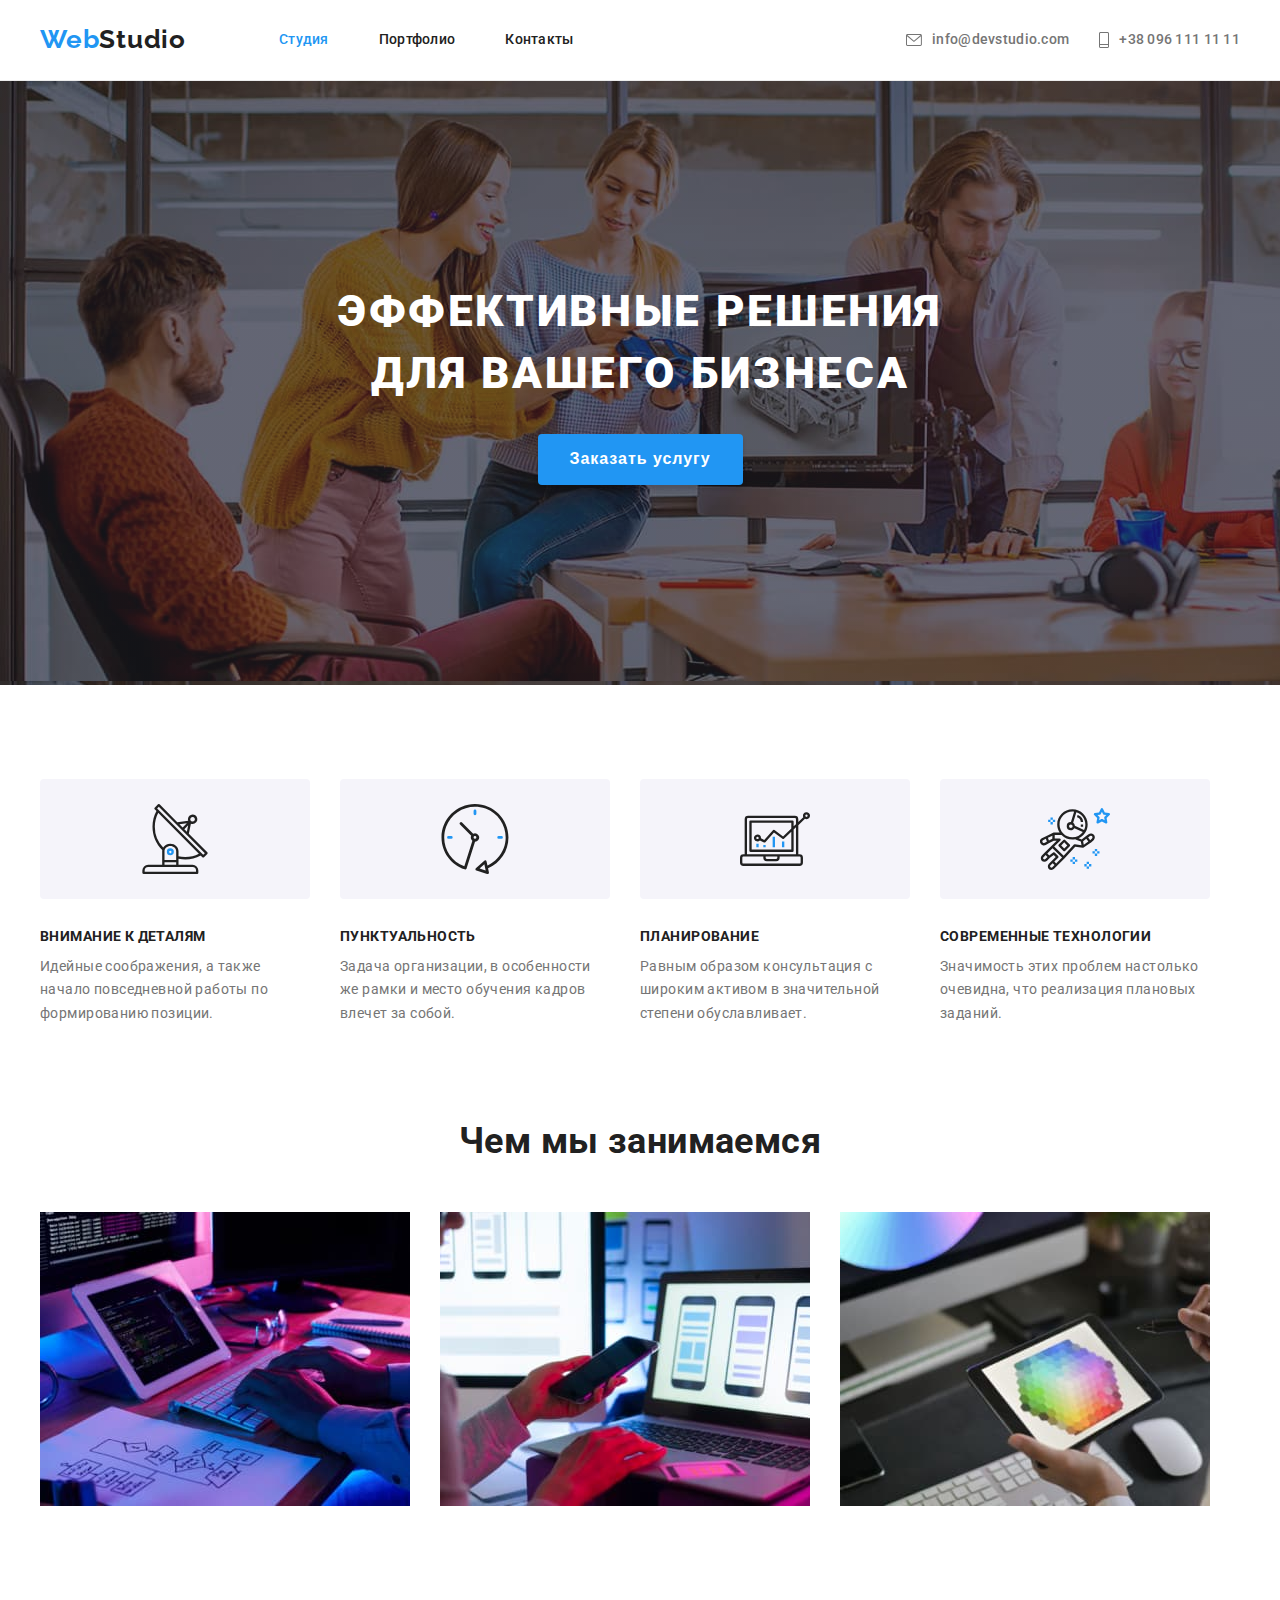
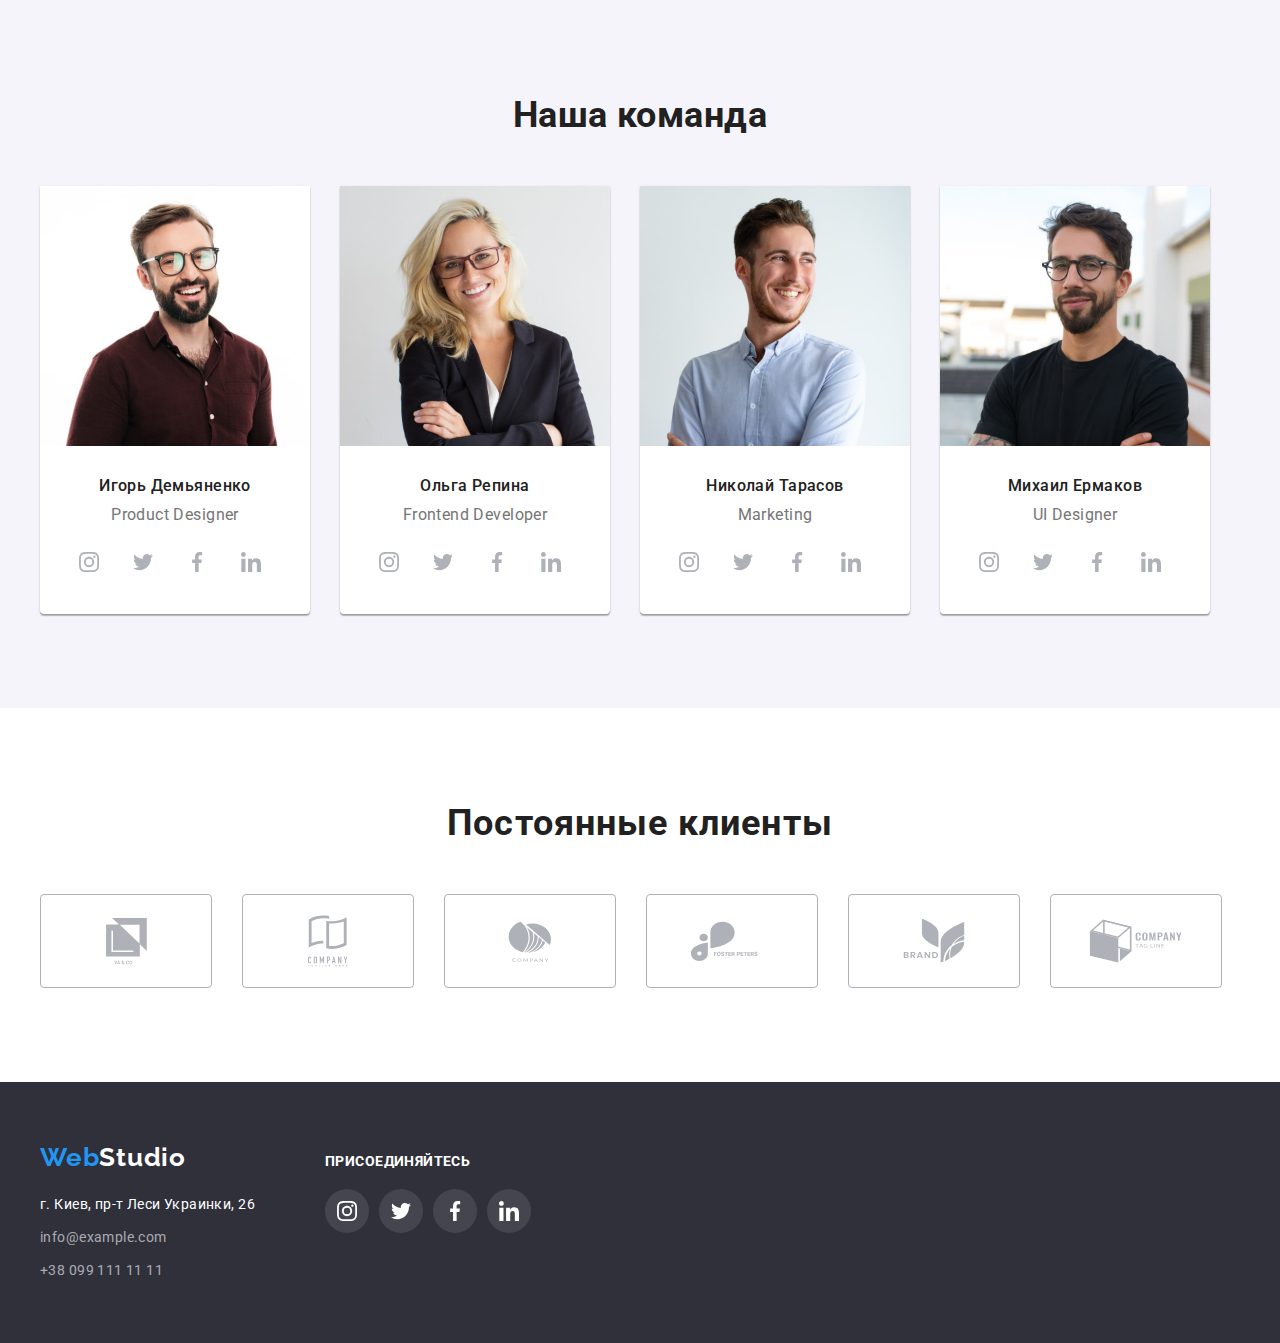
<file: index.html>
<!DOCTYPE html>
<html lang="ru">
<head>
    <meta charset="UTF-8">
    <meta http-equiv="X-UA-Compatible" content="IE=edge">
    <meta name="viewport" content="width=device-width, initial-scale=1.0">
    <title>Webstudio</title>
    <link rel="preconnect" href="https://fonts.googleapis.com">
    <link rel="preconnect" href="https://fonts.gstatic.com" crossorigin>
    <link href="https://fonts.googleapis.com/css2?family=Raleway:wght@700&family=Roboto:wght@400;500;700;900&display=swap"
        rel="stylesheet">
    <link rel="stylesheet" href="https://cdnjs.cloudflare.com/ajax/libs/modern-normalize/1.1.0/modern-normalize.min.css"
        integrity="sha512-wpPYUAdjBVSE4KJnH1VR1HeZfpl1ub8YT/NKx4PuQ5NmX2tKuGu6U/JRp5y+Y8XG2tV+wKQpNHVUX03MfMFn9Q=="
        crossorigin="anonymous" referrerpolicy="no-referrer" />
    <link rel="stylesheet" href="./css/styles.css">
</head>
<body>
    <!--header-->
<header>
<div class="container header">
    <nav class="nav">
        <a href="/" class="logo"><span class="web">Web</span>Studio</a>
        <ul class="nav-list">
            <li class="nav-list-item"><a href="./index.html" class="nav-list-link current">Студия</a></li>
            <li class="nav-list-item"><a href="./portfolio.html" class="nav-list-link">Портфолио</a></li>
            <li class="nav-list-item"><a href="" class="nav-list-link">Контакты</a></li>
        </ul>
    </nav>
    <ul class="auth-nav">
        <li class="auth-nav-item"><a href="mailto:info@devstudio.com" class="auth-nav-link mail">
            <svg class="envelope" width="16px" height="12px" >
                <use href="./images/icons.svg#icon-envelope"></use>
            </svg>
            info@devstudio.com</a>
        </li>
        <li class="auth-nav-item"><a href="tel:+380961111111" class="auth-nav-link">
            <svg class="tel" width="10px" height="16px">
                <use href="./images/icons.svg#icon-tel"></use>
            </svg>
            +38 096 111 11 11</a>
        </li>
    </ul>
</div>
</header>
<!--main-->
<main>
    <!--Герой-->
<section class="hero">
<div class="container">
    <h1 class="hero-title">Эффективные решения <br /> для вашего бизнеса</h1>
    <button type="button" class="button">Заказать услугу</button>
</div>
</section>
<!--Наши преимущества-->
<section class="advantages section">
    <div class="container">
        <h2 class="advantages-title visually-hidden">Наши преимущества</h2>
        <ul class="advantages-list">
            <li class="advantages-item antena">
                <div class="icon">
                 <svg>
                    <use href="./images/icons.svg#icon-antena"></use>
                 </svg>
                </div>
                <h3 class="advantages-item-title">Внимание к деталям</h3>
                <p class="advantages-text">Идейные соображения, а также начало повседневной работы по формированию позиции.</p>
            </li>
            <li class="advantages-item clock">
                <div class="icon">
                 <svg>
                    <use href="./images/icons.svg#icon-clock"></use>
                 </svg>
                </div>
                <h3 class="advantages-item-title">Пунктуальность</h3>
                <p class="advantages-text">Задача организации, в особенности же рамки и место обучения кадров влечет за собой.
                </p>
            </li>
            <li class="advantages-item diagram">
                <div class="icon">
                 <svg>
                    <use href="./images/icons.svg#icon-diagram"></use>
                 </svg>
                </div>
                <h3 class="advantages-item-title">Планирование</h3>
                <p class="advantages-text">Равным образом консультация с широким активом в значительной степени обуславливает.
                </p>
            </li>
            <li class="advantages-item astronaut">
                <div class="icon">
                 <svg>
                    <use href="./images/icons.svg#icon-astronaut"></use>
                 </svg>
                </div>
                <h3 class="advantages-item-title">Современные технологии</h3>
                <p class="advantages-text">Значимость этих проблем настолько очевидна, что реализация плановых заданий.</p>
            </li>
        </ul>
    </div>
</section>
<!--Чем мы занимаемся-->
<section class="work section">
   <div class="container">
        <h2 class="work-title">Чем мы занимаемся</h2>
        <ul class="work-list">
            <li class="work-list-item">
                <img src="./images/photocomp.jpg" width="370" height="294" alt="Компютер">
            </li>
            <li class="work-list-item">
                <img src="./images/photophone.jpg" width="370" height="294" alt="Мобильный">
            </li>
            <li class="work-list-item">
                <img src="./images/phototab.jpg" width="370" height="294" alt="Планшет">
            </li>
        </ul>
   </div>
</section>
<!--Наша команда-->
<section class="teem section">
    <div class="container">
        <h2 class="teem-title">Наша команда</h2>
        <ul class="teem-list">
            <li class="teem-item">
                <img src="./images/photoigor.jpg" width="270" height="260" alt="Фото Игорь Демьяненко">
                <div class="teem-thumb">
                     <h3 class="name">Игорь Демьяненко</h3>
                     <p class="position">Product Designer</p>
                     <ul class="soc-sites">
                    <li class="soc-sites-item">
                        <a href="" class="soc-link">
                         <svg class="instagram">
                            <use href="./images/icons.svg#icon-instagram"></use>
                         </svg>
                        </a>
                    </li>
                    <li class="soc-sites-item">
                        <a href="" class="soc-link">
                         <svg class="twitter">
                            <use href="./images/icons.svg#icon-twitter"></use>
                         </svg>
                        </a>
                    </li>
                    <li class="soc-sites-item">
                        <a href="" class="soc-link">
                         <svg class="facebook">
                            <use href="./images/icons.svg#icon-facebook"></use>
                         </svg>
                        </a>
                    </li>
                    <li class="soc-sites-item">
                       <a href="" class="soc-link">
                         <svg class="linkedin">
                            <use href="./images/icons.svg#icon-linkedin"></use>
                         </svg>
                       </a>
                    </li>
                </ul>
                </div>
            </li>
            <li class="teem-item">
                <img src="./images/photoolga.jpg" width="270" height="260" alt="Фото Ольга Репина">
                <div class="teem-thumb">
                     <h3 class="name">Ольга Репина</h3>
                     <p class="position">Frontend Developer</p>
                     <ul class="soc-sites">
                    <li class="soc-sites-item">
                        <a href="" class="soc-link">
                         <svg class="instagram">
                            <use href="./images/icons.svg#icon-instagram"></use>
                         </svg>
                        </a>
                    </li>
                    <li class="soc-sites-item">
                        <a href="" class="soc-link">
                         <svg class="twitter">
                            <use href="./images/icons.svg#icon-twitter"></use>
                         </svg>
                        </a>
                    </li>
                    <li class="soc-sites-item">
                        <a href="" class="soc-link">
                         <svg class="facebook">
                            <use href="./images/icons.svg#icon-facebook"></use>
                         </svg>
                        </a>
                    </li>
                    <li class="soc-sites-item">
                       <a href="" class="soc-link">
                         <svg class="linkedin">
                            <use href="./images/icons.svg#icon-linkedin"></use>
                         </svg>
                       </a>
                    </li>
                </ul>
                </div>
            </li>
            <li class="teem-item">
                <img src="./images/photonikola.jpg" width="270" height="260" alt="Фото Николай Тарасов">
                <div class="teem-thumb">
                     <h3 class="name">Николай Тарасов</h3>
                     <p class="position">Marketing</p>
                     <ul class="soc-sites">
                    <li class="soc-sites-item">
                        <a href="" class="soc-link">
                         <svg class="instagram">
                            <use href="./images/icons.svg#icon-instagram"></use>
                         </svg>
                        </a>
                    </li>
                    <li class="soc-sites-item">
                        <a href="" class="soc-link">
                         <svg class="twitter">
                            <use href="./images/icons.svg#icon-twitter"></use>
                         </svg>
                        </a>
                    </li>
                    <li class="soc-sites-item">
                        <a href="" class="soc-link">
                         <svg class="facebook">
                            <use href="./images/icons.svg#icon-facebook"></use>
                         </svg>
                        </a>
                    </li>
                    <li class="soc-sites-item">
                       <a href="" class="soc-link">
                         <svg class="linkedin">
                            <use href="./images/icons.svg#icon-linkedin"></use>
                         </svg>
                       </a>
                    </li>
                </ul>
                </div>
            </li>
            <li class="teem-item">
                <img src="./images/photomisha.jpg" width="270" height="260" alt="Фото Михаил Ермаков">
                <div class="teem-thumb">
                     <h3 class="name">Михаил Ермаков</h3>
                     <p class="position">UI Designer</p>
                     <ul class="soc-sites">
                    <li class="soc-sites-item">
                        <a href="" class="soc-link">
                         <svg class="instagram">
                            <use href="./images/icons.svg#icon-instagram"></use>
                         </svg>
                        </a>
                    </li>
                    <li class="soc-sites-item">
                        <a href="" class="soc-link">
                         <svg class="twitter">
                            <use href="./images/icons.svg#icon-twitter"></use>
                         </svg>
                        </a>
                    </li>
                    <li class="soc-sites-item">
                        <a href="" class="soc-link">
                         <svg class="facebook">
                            <use href="./images/icons.svg#icon-facebook"></use>
                         </svg>
                        </a>
                    </li>
                    <li class="soc-sites-item">
                       <a href="" class="soc-link">
                         <svg class="linkedin">
                            <use href="./images/icons.svg#icon-linkedin"></use>
                         </svg>
                       </a>
                    </li>
                </ul>
                </div>
            </li>
        </ul>
    </div>
</section>
<!--Постоянные клиенты-->
<section class="clients section">
    <div class="container">
     <h2 class="clients-title">Постоянные клиенты</h2>  
     <ul class="clients-list">
         <li class="clients-list-item">
             <a href="" class="client-link">
             <svg class="client-icon icon-1" width="41px" height="46.7px">
                 <use href="./images/icons.svg#icon-icon-1"></use>
             </svg>
            </a>
        </li>
        <li class="clients-list-item">
             <a href="" class="client-link">
             <svg class="client-icon icon-2" width="40px" height="52px">
                 <use href="./images/icons.svg#icon-icon-2"></use>
             </svg>
            </a>
        </li>
        <li class="clients-list-item">
             <a href="" class="client-link">
             <svg class="client-icon icon-3" width="43.46px" height="41.18px">
                 <use href="./images/icons.svg#icon-icon-3"></use>
             </svg>
            </a>
        </li>
        <li class="clients-list-item">
             <a href="" class="client-link">
             <svg class="client-icon icon-4" width="84.44px" height="40.62px">
                 <use href="./images/icons.svg#icon-icon-4"></use>
             </svg>
            </a>
        </li>
        <li class="clients-list-item">
             <a href="" class="client-link">
             <svg class="client-icon icon-5" width="62.54px" height="45.43px">
                 <use href="./images/icons.svg#icon-icon-5"></use>
             </svg>
            </a>
        </li>
        <li class="clients-list-item">
             <a href="" class="client-link">
             <svg class="client-icon icon-6" width="93.79px" height="43.93px">
                 <use href="./images/icons.svg#icon-icon-6"></use>
             </svg>
            </a>
        </li>
    </ul> 
    </div>
</section>
</main>
<!--footer-->
<footer class="footer">
<div class="container">
    <div class="footer-address">
     <a href="/" class="logo-footer"><span class="web">Web</span>Studio</a>
     <address>
        <ul class="address">
            <li class="item place">г. Киев, пр-т Леси Украинки, 26</li>
            <li class="item mail"><a href="mailto:info@example.com" class="auth">info@example.com</a></li>
            <li class="item phone"><a href="tel:+380991111111" class="auth">+38 099 111 11 11</a></li>
        </ul>
     </address>
   </div>
  <div class="connection">
     <p class="connect-title">присоединяйтесь</p>
     <ul class="footer-soc-sites">
         <li class="soc-sites-item">
                        <a href="" class="soc-link">
                         <svg class="instagram">
                            <use href="./images/icons.svg#icon-instagram"></use>
                         </svg>
                        </a>
                    </li>
                    <li class="soc-sites-item">
                        <a href="" class="soc-link">
                         <svg class="twitter">
                            <use href="./images/icons.svg#icon-twitter"></use>
                         </svg>
                        </a>
                    </li>
                    <li class="soc-sites-item">
                        <a href="" class="soc-link">
                         <svg class="facebook">
                            <use href="./images/icons.svg#icon-facebook"></use>
                         </svg>
                        </a>
                    </li>
                    <li class="soc-sites-item">
                       <a href="" class="soc-link">
                         <svg class="linkedin">
                            <use href="./images/icons.svg#icon-linkedin"></use>
                         </svg>
                       </a>
                    </li>
        </ul>
   </div>
</div>
</footer>
</body>
</html>
</file>
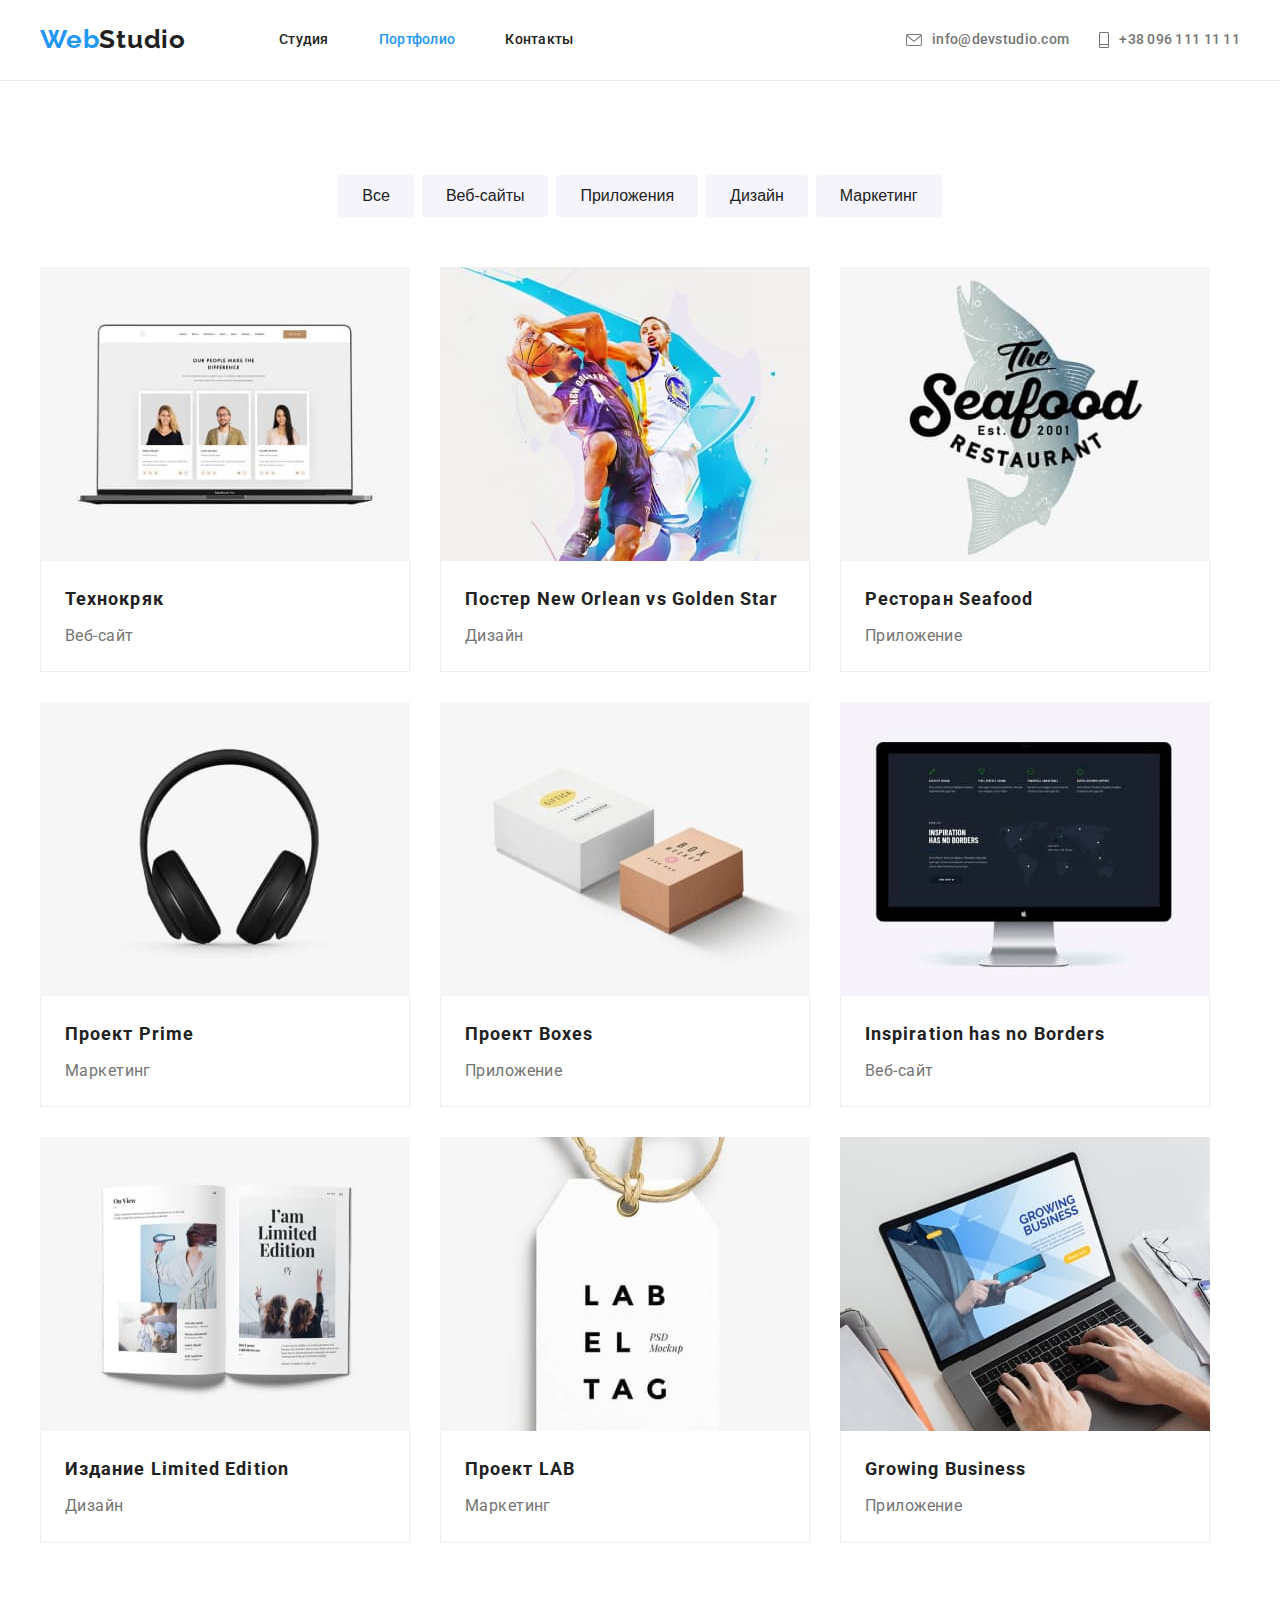
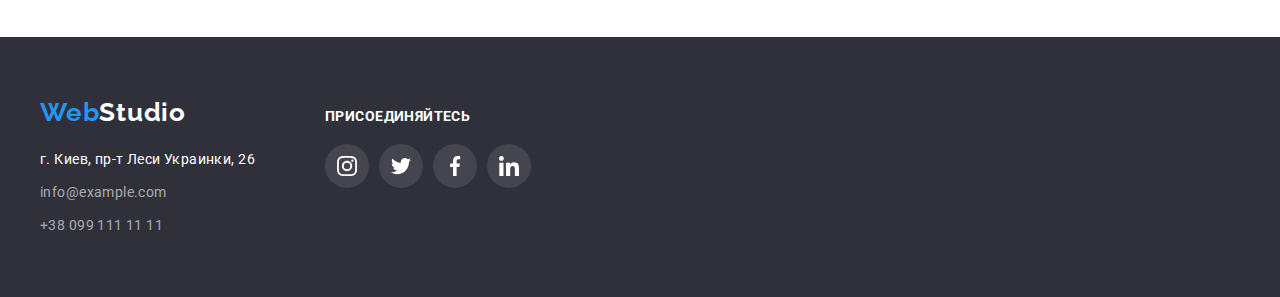
<file: portfolio.html>
<!DOCTYPE html>
<html lang="ru">

<head>
    <meta charset="UTF-8">
    <meta http-equiv="X-UA-Compatible" content="IE=edge">
    <meta name="viewport" content="width=device-width, initial-scale=1.0">
    <title>Webstudio</title>
    <link rel="preconnect" href="https://fonts.googleapis.com">
    <link rel="preconnect" href="https://fonts.gstatic.com" crossorigin>
    <link href="https://fonts.googleapis.com/css2?family=Raleway:wght@700&family=Roboto:wght@400;500;700;900&display=swap"
        rel="stylesheet">
    <link rel="stylesheet" href="https://cdnjs.cloudflare.com/ajax/libs/modern-normalize/1.1.0/modern-normalize.min.css"
        integrity="sha512-wpPYUAdjBVSE4KJnH1VR1HeZfpl1ub8YT/NKx4PuQ5NmX2tKuGu6U/JRp5y+Y8XG2tV+wKQpNHVUX03MfMFn9Q=="
        crossorigin="anonymous" referrerpolicy="no-referrer" />
    <link rel="stylesheet" href="./css/styles.css">
</head>

<body>
    <!--header-->
    <header>
        <div class="container header">
            <nav class="nav">
                <a href="/" class="logo"><span class="web">Web</span>Studio</a>
                <ul class="nav-list">
                    <li class="nav-list-item"><a href="./index.html" class="nav-list-link">Студия</a></li>
                    <li class="nav-list-item"><a href="./portfolio.html" class="nav-list-link current">Портфолио</a></li>
                    <li class="nav-list-item"><a href="" class="nav-list-link">Контакты</a></li>
                </ul>
            </nav>
            <ul class="auth-nav">
             <li class="auth-nav-item"><a href="mailto:info@devstudio.com" class="auth-nav-link mail">
                 <svg class="envelope" width="16px" height="12px" >
                     <use href="./images/icons.svg#icon-envelope"></use>
                 </svg>
                 info@devstudio.com</a>
             </li>
             <li class="auth-nav-item"><a href="tel:+380961111111" class="auth-nav-link">
                 <svg class="tel" width="10px" height="16px">
                     <use href="./images/icons.svg#icon-tel"></use>
                 </svg>
                 +38 096 111 11 11</a>
             </li>
            </ul>
        </div>
    </header>
    <!--main-->
    <main>
      <section class="portfolio section">
          <div class="container">
            <h1 class="portfolio-title visually-hidden">Портфолио</h1>
            <!--Фильтр-->            
                <ul class="filtr">
                    <li class="item"><button type="button" class="filtr-item">Все</button></li>
                    <li class="item"><button type="button" class="filtr-item">Веб-сайты</button></li>
                    <li class="item"><button type="button" class="filtr-item">Приложения</button></li>
                    <li class="item"><button type="button" class="filtr-item">Дизайн</button></li>
                    <li class="item"><button type="button" class="filtr-item">Маркетинг</button></li>
                </ul>
            <!--Портфолио список-->
            <ul class="portfolio-list">
                <li class="portfolio-list-item">
                    <a href="" class="portfolio-list-link">
                        <img src="./images/1.tehno.jpg" alt="монитор ноутбука" width="370" height="294">
                        <div class="card-text">
                         <h2 class="portfolio-item-title">Технокряк</h2>
                         <p class="portfolio-item-text">Веб-сайт</p>
                        </div>
                    </a>
                </li>
                <li class="portfolio-list-item">
                    <a href="" class="portfolio-list-link">
                        <img src="./images/2.poster.jpg" alt="два баскетболиста" width="370" height="294">
                        <div class="card-text">
                         <h2 class="portfolio-item-title">Постер New Orlean vs Golden Star</h2>
                         <p class="portfolio-item-text">Дизайн</p>
                        </div>
                    </a>
                </li>
                <li class="portfolio-list-item">
                    <a href="" class="portfolio-list-link">
                        <img src="./images/3.restoran.jpg" alt="лого ресторана Seafood" width="370" height="294">
                        <div class="card-text">
                         <h2 class="portfolio-item-title">Ресторан Seafood</h2>
                         <p class="portfolio-item-text">Приложение</p>
                        </div>
                    </a>
                </li>
                <li class="portfolio-list-item">
                    <a href="" class="portfolio-list-link">
                        <img src="./images/4.proect-prime.jpg" alt="наушники" width="370" height="294">
                        <div class="card-text">
                         <h2 class="portfolio-item-title">Проект Prime</h2>
                         <p class="portfolio-item-text">Маркетинг</p>
                        </div>
                    </a>
                </li>
                <li class="portfolio-list-item">
                    <a href="" class="portfolio-list-link">
                        <img src="./images/5.proect-boxes.jpg" alt="две коробки" width="370" height="294">
                        <div class="card-text">
                         <h2 class="portfolio-item-title">Проект Boxes</h2>
                         <p class="portfolio-item-text">Приложение</p>
                        </div>
                    </a>
                </li>
                <li class="portfolio-list-item">
                    <a href="" class="portfolio-list-link">
                        <img src="./images/6.inspiration.jpg" alt="монитор" width="370" height="294">
                        <div class="card-text">
                         <h2 class="portfolio-item-title">Inspiration has no Borders</h2>
                         <p class="portfolio-item-text">Веб-сайт</p>
                        </div>
                    </a>
                </li>
                <li class="portfolio-list-item">
                    <a href="" class="portfolio-list-link">
                        <img src="./images/7.izdanie.jpg" alt="раскрытая книга" width="370" height="294">
                        <div class="card-text">
                         <h2 class="portfolio-item-title">Издание Limited Edition</h2>
                         <p class="portfolio-item-text">Дизайн</p>
                        </div>
                    </a>
                </li>
                <li class="portfolio-list-item">
                    <a href="" class="portfolio-list-link">
                        <img src="./images/8.proect-lab.jpg" alt="ярлык" width="370" height="294">
                        <div class="card-text">
                         <h2 class="portfolio-item-title">Проект LAB</h2>
                         <p class="portfolio-item-text">Маркетинг</p>
                        </div>
                    </a>
                </li>
                <li class="portfolio-list-item">
                    <a href="" class="portfolio-list-link">
                        <img src="./images/9.growing-business.jpg" alt="печатают на ноутбуке" width="370" height="294">
                        <div class="card-text">
                         <h2 class="portfolio-item-title">Growing Business</h2>
                         <p class="portfolio-item-text">Приложение</p>
                        </div>
                    </a>
                </li>
            </ul>
          </div>
      </section>
    </main>
    <!--footer-->
<footer class="footer">
    <div class="container">
         <div class="footer-address">
             <a href="/" class="logo-footer"><span class="web">Web</span>Studio</a>
             <address>
                 <ul class="address">
                     <li class="item place">г. Киев, пр-т Леси Украинки, 26</li>
                     <li class="item mail"><a href="mailto:info@example.com" class="auth">info@example.com</a></li>
                     <li class="item phone"><a href="tel:+380991111111" class="auth">+38 099 111 11 11</a></li>
                 </ul>
             </address>
         </div>
         <div class="connection">
             <p class="connect-title">присоединяйтесь</p>
             <ul class="footer-soc-sites">
                    <li class="soc-sites-item">
                        <a href="" class="soc-link">
                         <svg class="instagram" width="20px" height="20px">
                            <use href="./images/icons.svg#icon-instagram"></use>
                         </svg>
                        </a>
                    </li>
                    <li class="soc-sites-item">
                        <a href="" class="soc-link">
                         <svg class="twitter" width="20px" height="16.25px">
                            <use href="./images/icons.svg#icon-twitter"></use>
                         </svg>
                        </a>
                    </li>
                    <li class="soc-sites-item">
                        <a href="" class="soc-link">
                         <svg class="facebook" width="10px" height="20px">
                            <use href="./images/icons.svg#icon-facebook"></use>
                         </svg>
                        </a>
                    </li>
                    <li class="soc-sites-item">
                       <a href="" class="soc-link">
                         <svg class="linkedin" width="20px" height="20px">
                            <use href="./images/icons.svg#icon-linkedin"></use>
                         </svg>
                       </a>
                    </li>
                </ul>
         </div>
     </div>
</footer>
</body>
</html>
</body>

</html>
</file>
<file: css/styles.css>
:root {
    --title-text-color: #212121;
    --text-color: #757575;
    --accent-color: #2196F3;
    --background-color: #fff;
    --footer-color: #2F303A;
    --secondary-bgr-color: #F5F4FA;
    --icon-color: #AFB1B8;
}

body {
margin: 0;
font-family: 'Roboto', sans-serif;
color: var(--title-text-color);
font-size: 14px;
letter-spacing: 0.03em;
background-color: var(--background-color);
}

h1, h2, h3, p {
    margin: 0;
}

ul {
    margin: 0;
    padding: 0;
}

li {
list-style-type: none;
}

a {
color: inherit;
text-decoration: none;
}

.visually-hidden {
 position: absolute;   
 width: 1px;
 height: 1px;
 margin: -1px;
 border: 0;
 padding: 0;
 clip: rect(0 0 0 0);
 overflow: hidden;
}

/* Header */
.section {
    padding-top: 94px;
    padding-bottom: 94px;
}

.container {
    width: 1200px;
    padding-right: 15px;
    padding-left: 15px;
    margin-left: auto;
    margin-right: auto;
}

header {
background-color: var(--background-color);
border-bottom: 1px solid #ECECEC;
}

.container.header {
    display: flex;
    align-items: center;
}

.logo,
.logo-footer {
 display: inline-block;

 font-family: 'Raleway', sans-serif;
 font-size: 26px;
 line-height: 1.2;
 font-weight: 700;
 letter-spacing: 0.03em;
 }

.logo {
    margin-right: 93px;
}

.nav {
display: flex;
align-items: center;
color: var(--title-text-color);
}

.nav > a {
    display: inline-block;
}

.list-item,
.auth-nav-link {
    color: var(--title-text-color);
    font-weight: 500;
    line-height: 1,14;
    letter-spacing: 0.02em;
}

.web {
color: var(--accent-color);
}

.nav-list {
    display: flex;
}

.nav-list-item:not(:first-child) {
    margin-left: 50px;
}

.auth-nav-item:not(:first-child) {
    margin-left: 30px;
}

.nav-list-link {
    display: inline-block;
    padding: 32px 0;

    font-weight: 500;
    line-height: 1.14;
    letter-spacing: 0.02em;
}

.nav-list-link:hover,
.nav-list-link:focus {
color: var(--accent-color);   
}

.auth-nav {
    display: flex;
    margin-left: auto;
}

.auth-nav-link {
display: flex;
align-items: center;

padding: 32px 0;

font-weight: 500;
line-height: 1.14;
letter-spacing: 0.02em;
color: var(--text-color);
}

.auth-nav-link:hover,
.auth-nav-link:focus,
.auth:hover,
.auth:focus {
color: var(--accent-color);
}

.envelope,
.tel {
    margin-right: 10px;
    fill: var(--text-color);
}

.auth-nav-link:hover .envelope,
.auth-nav-link:focus .envelope,
.auth-nav-link:hover .tel,
.auth-nav-link:focus .tel {
    fill: var(--accent-color);
}

/* Студия */

.current {
color: var(--accent-color);
}

/* Герой */

.hero {
    padding-top: 200px;
    padding-bottom: 200px;
    max-width: 1600px;

    background-color: var(--footer-color);
    background-image: 
    linear-gradient(rgba(47, 48, 58, 0.4), rgba(47, 48, 58, 0.4)), 
    url(../images/bgr-img-hero.jpg);
    
    text-align: center;
   }

.hero-title {
    margin-bottom: 30px;
    font-size: 44px;
    line-height: 1.4;
    font-weight: 900;
    color: var(--background-color);
    text-align: center;
    text-transform: uppercase;
    letter-spacing: 0.06em;
    }

.button {
display: inline-block;
box-shadow: 0px 4px 4px rgba(0, 0, 0, 0.15);
border-radius: 4px;
border: none;
padding: 10px 32px;

background-color: var(--accent-color);
color: var(--background-color);
font-size: 16px;
line-height: 1.9;
font-weight: 700;
letter-spacing: 0.06em;
text-align: center;
cursor: pointer;
}

/* Наши преимущества */
.advantages {
padding-bottom: 0;
}

.advantages.section .container {
display: flex;
}

.advantages-list {
    display: flex;
}

.icon {
    display: flex;
    align-items: center;
    justify-content: center;

    width: 270px;
    height: 120px;
    margin-bottom: 30px;
    background-color: var(--secondary-bgr-color);
    border-radius: 4px;
}

.icon > svg {
 display: inline-flex;
 width: 70px;
 height: 70px;
 background-position: center;
}

.advantages-item {
    width: 270px;
}

.advantages-item:not(:first-child) {
margin-left: 30px;
}

.advantages-item-title {
margin-bottom: 10px;

font-weight: 700;
font-size: 14px;
line-height: 1.14;
text-transform: uppercase;
text-align: left;
color: var(--title-text-color);
}

.advantages-text {
line-height: 1.7;
text-align: left;
color: var(--text-color);
}

/* Чем мы занимаемся */
img {
    display: block;
    max-width: 100%;
    height: auto;
}

.work-title,
.teem-title {
font-size: 36px;
line-height: 1.17;
text-align: center;
color: var(--title-text-color);
}

.work-title {
    margin-bottom: 50px;
}

.work-list {
    display: flex;
}

.work-list-item:not(:first-child) {
    margin-left: 30px;
}

/* Наша команда */

.teem {
background-color: var(--secondary-bgr-color);
}

.teem-title {
    margin-bottom: 50px;
}

.teem-list {
    display: flex;
}

.teem-item {
width: 270px;
background: var(--background-color);
text-align: center;

box-shadow: 0px 1px 3px rgba(0, 0, 0, 0.12), 0px 1px 1px rgba(0, 0, 0, 0.14), 0px 2px 1px rgba(0, 0, 0, 0.2);
border-radius: 0px 0px 4px 4px;
}

.teem-item:not(:first-child) {
    margin-left: 30px;
}

.teem-thumb {
    padding: 30px 32px;
}

.name {
margin-bottom: 10px;

font-size: 16px;
line-height: 1.19;
font-weight: 500;
color: var(--title-text-color);
}

.position {
margin-bottom: 16px;

font-size: 16px;
line-height: 1.19;
font-weight: 400;
color: var(--text-color);
}

.soc-sites {
    display: flex;
    justify-content: center;
}

.soc-link {
    display: flex;
    align-items: center;
    justify-content: center;

    width: 44px;
    height: 44px;
    border-radius: 50%;
}

.soc-link > svg {
    width: 20px;
    height: 20px;
}

.soc-link:hover,
.soc-link:focus {
    background-color: var(--accent-color);
}

.soc-link:hover svg,
.soc-link:focus svg {
    fill: var(--background-color);
}

.soc-link-item:not(:first-child) {
    margin-left: 10px;
}

.teem-item svg {
  fill: var(--icon-color)
}

/* Постоянные клиенты */

.clients-title {
margin-bottom: 50px;

font-weight: 700;
font-size: 36px;
line-height: 42px;
text-align: center;
letter-spacing: 0.03em;
color: var(--title-text-color);
}

.clients-list {
    display: flex;
}

.clients-list-item {
    display: flex;
}

.clients-list-item:not(:first-child) {
margin-left: 30px;
}

.client-link {
    display: flex;
    align-items: center;
    justify-content: center;
    width: 170px;
    height: 92px;
    border: 1px solid var(--icon-color);
    border-radius: 4px;
}

.client-link:hover,
.client-link:focus {
    border-color: var(--accent-color);
 }

.client-link:hover .client-icon,
.client-link:focus .client-icon {
    fill: var(--accent-color);
}

.client-icon {
   fill: var(--icon-color);
}

/* Портфолио */

.portfolio {
  background-color: var(--background-color)
}

.filtr {
    display: flex;
    padding-left: 0;
    margin-bottom: 50px;
    text-align: center;
    justify-content: center;
    }

.filtr .item:not(:first-child) {
    margin-left: 8px;
}

.filtr-item {
display: inline-block;
padding: 6px 22px;
background: var(--secondary-bgr-color);
border-radius: 4px;
border-color: transparent;

font-size: 16px;
line-height: 1.6;
font-weight: 500;
text-align: center;
color: var(--title-text-color);
cursor: pointer;
}

.filtr-item:hover,
.filtr-item:focus {
color: var(--background-color);
background-color: var(--accent-color);
}

.portfolio-list {
    display: flex;
    flex-wrap: wrap;
}

.card-text {
    padding: 20px 24px;
    border-right: 1px solid #EEEEEE;
    border-bottom: 1px solid #EEEEEE;
    border-left: 1px solid #EEEEEE;
}

.portfolio-list-item:not(:nth-child(3n)) {
    margin-right: 30px;
}

.portfolio-list-item:not(:nth-last-child(-n + 3)) {
    margin-bottom: 30px;
}

.portfolio-list-item {
width: 370px;
}

.portfolio-list-link {
    display: block;
}

.portfolio-list-link:hover,
.portfolio-list-link:focus {
box-shadow: 0px 1px 1px rgba(0, 0, 0, 0.12), 0px 4px 4px rgba(0, 0, 0, 0.06), 1px 4px 6px rgba(0, 0, 0, 0.16);
}

.portfolio-item-title {
margin-bottom: 4px;

font-size: 18px;
line-height: 2;
font-weight: 700;
text-align: left;
letter-spacing: 0.06em;
color: var(--title-text-color);
}

.portfolio-item-text {
font-size: 16px;
line-height: 1.9;
text-align: left;
color: var(--text-color)
}

/* Footer */
footer {
background-color: var(--footer-color);
}

.footer {
    padding-top: 60px;
    padding-bottom: 60px;
}

.footer > .container {
    display: flex;

    align-items: baseline;
}

.logo-footer {
margin-bottom: 20px;

color: var(--background-color);
}

.place,
.auth {
font-family: Roboto;
font-style: normal;
font-size: 14px;
line-height: 1.7;
color: var(--background-color);
}

.auth {
color: rgba(255, 255, 255, 0.6);
}

.address a {
    display: inline-block;
}

.item.place {
    margin-bottom: 9px;
}

.item.mail {
    margin-bottom: 9px;
}

.connect-title {
margin-bottom: 20px;

font-weight: 700;
font-size: 14px;
line-height: 16px;
letter-spacing: 0.03em;
text-transform: uppercase;

color: var(--background-color);
}

.footer-address {
    margin-right: 70px;
}

.footer-soc-sites {
    display: flex;
}

.footer-soc-sites svg {
    fill: var(--background-color);
}

.soc-sites-item {
    margin-right: 10px;
}

.soc-link {
    background: rgba(255, 255, 255, 0.1);
}
</file>
